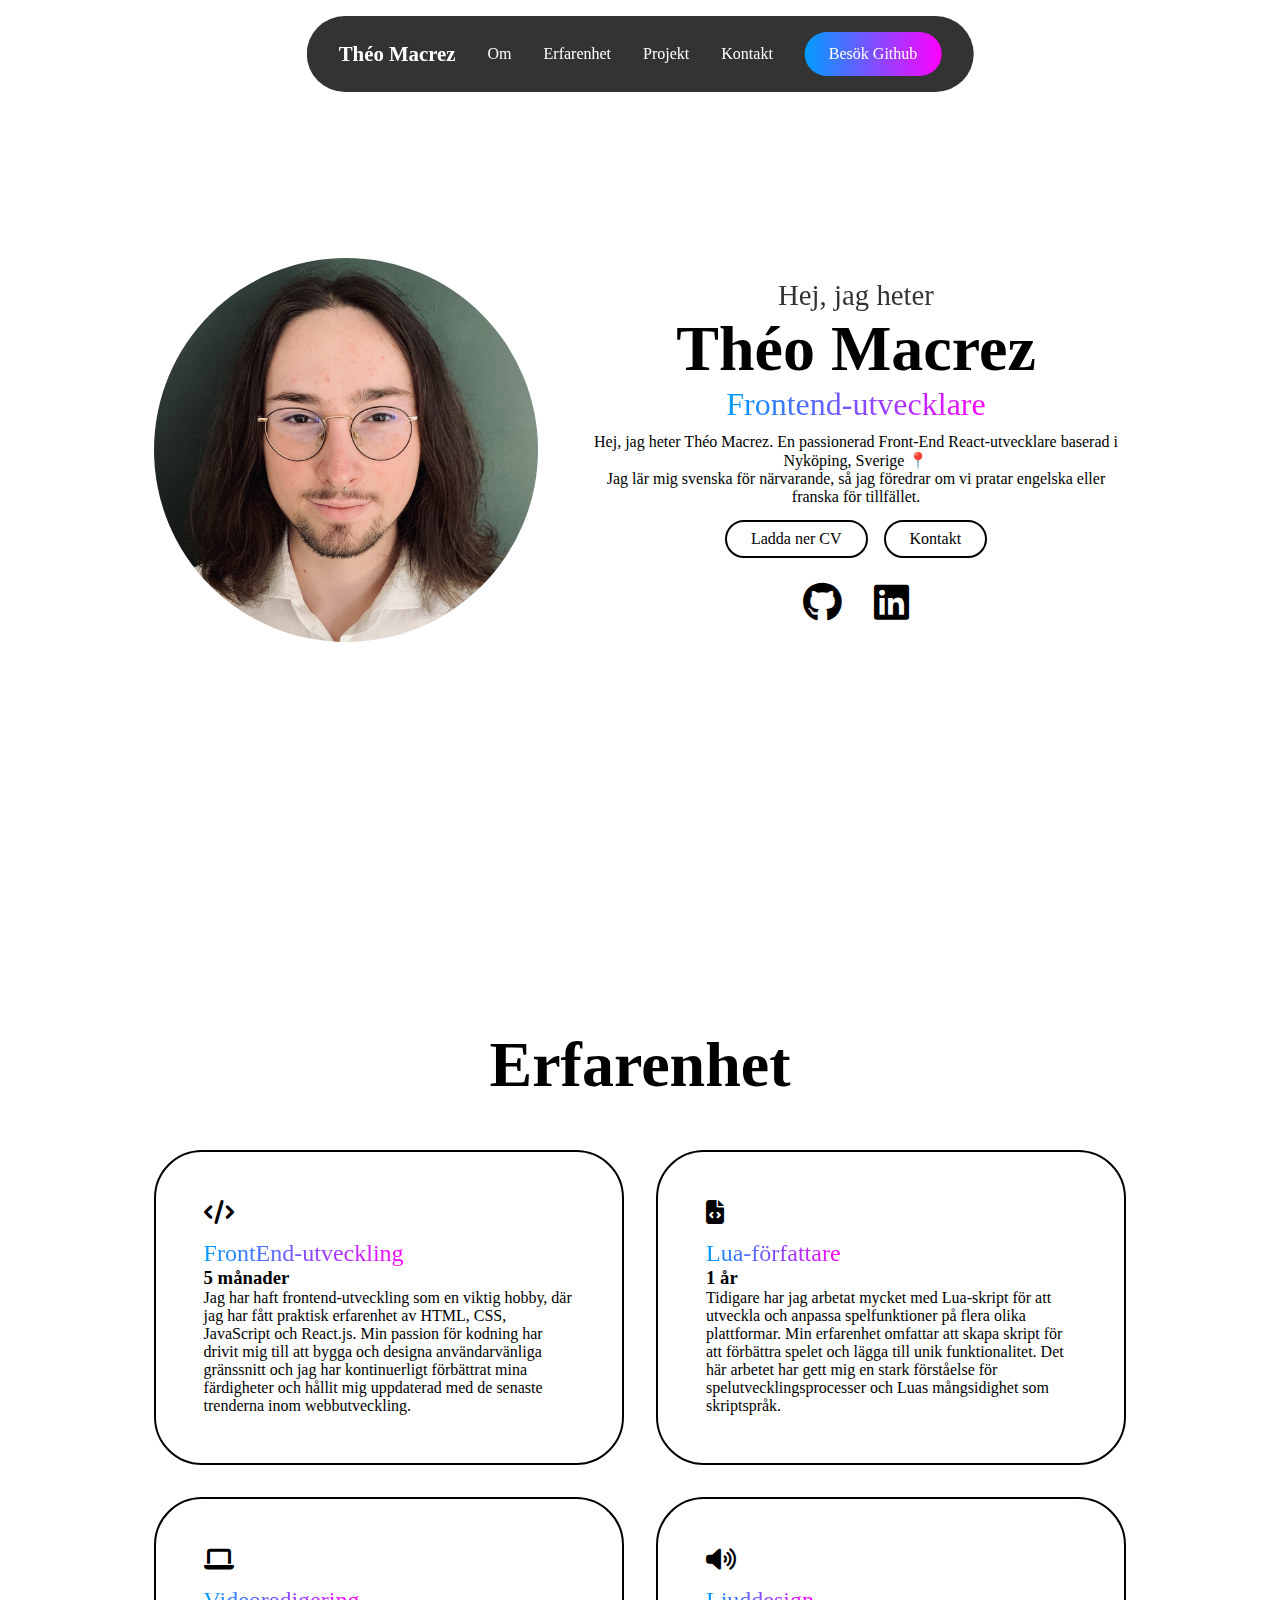
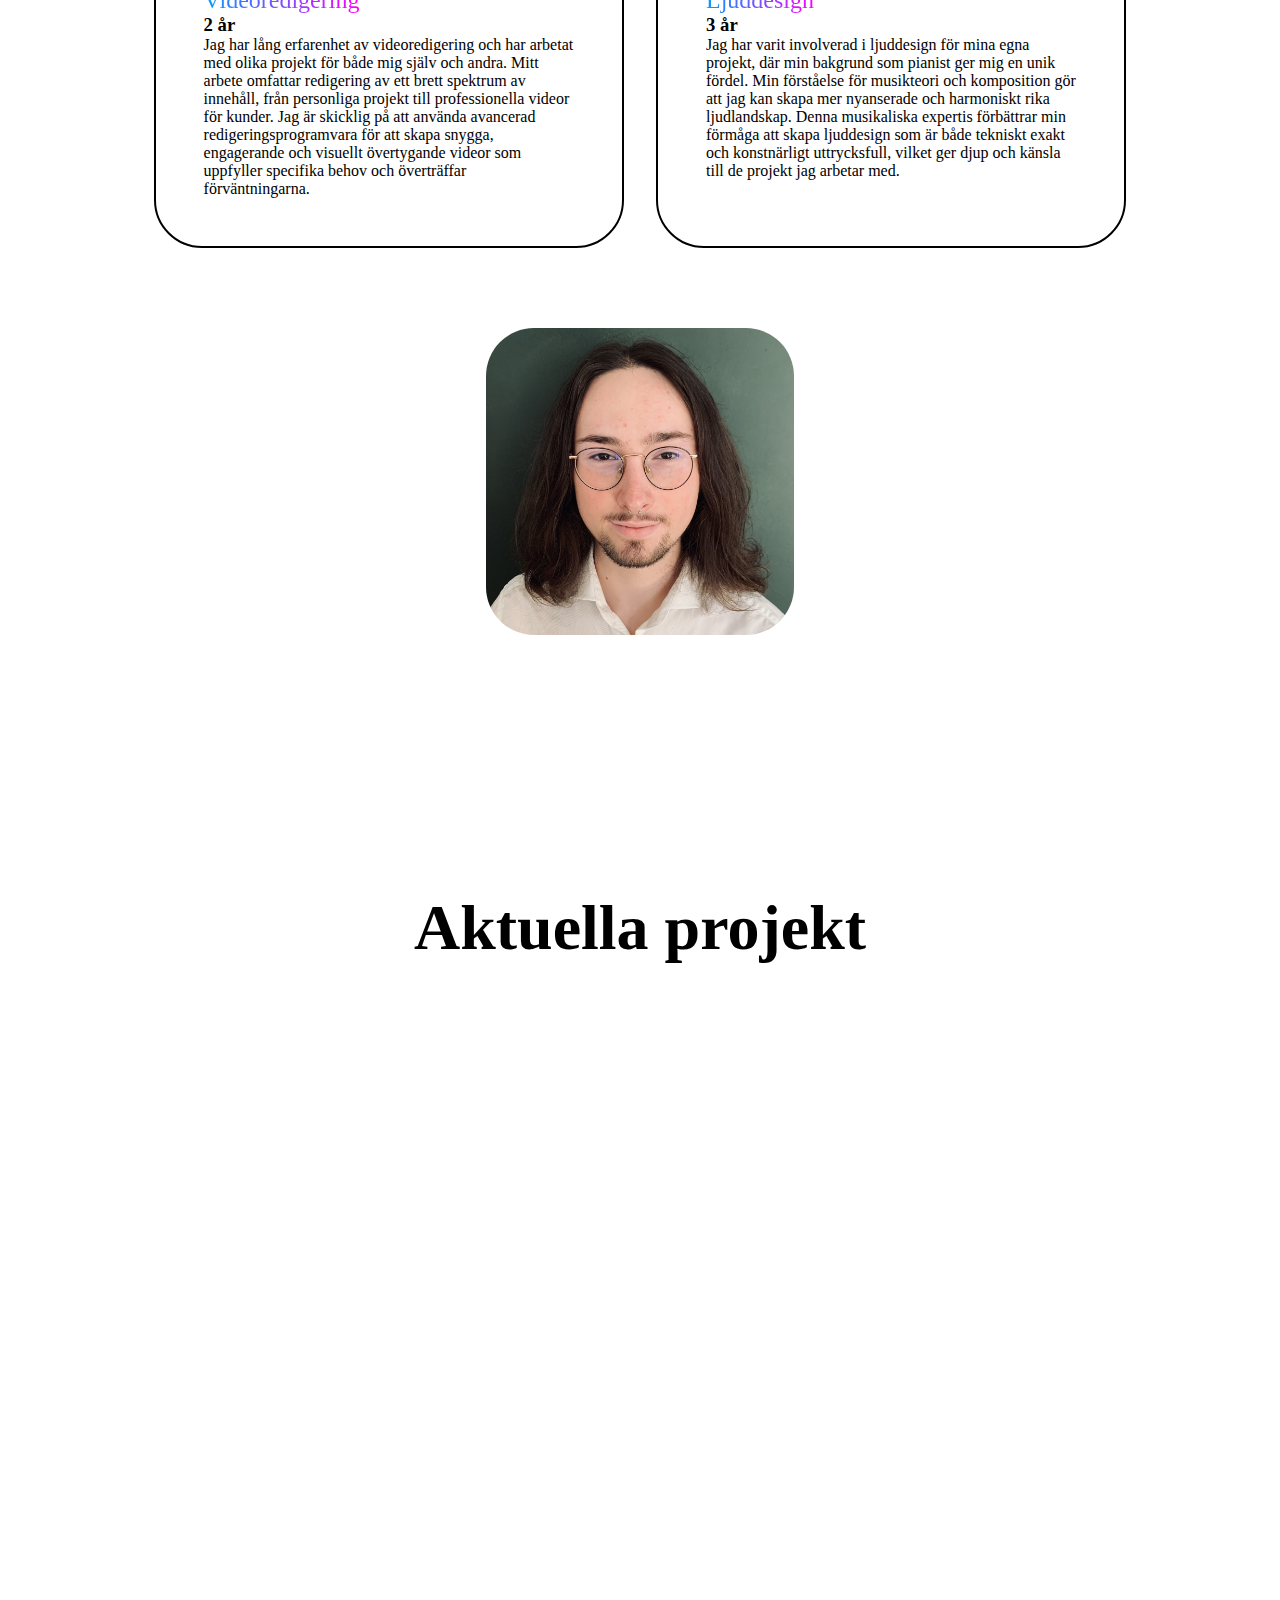
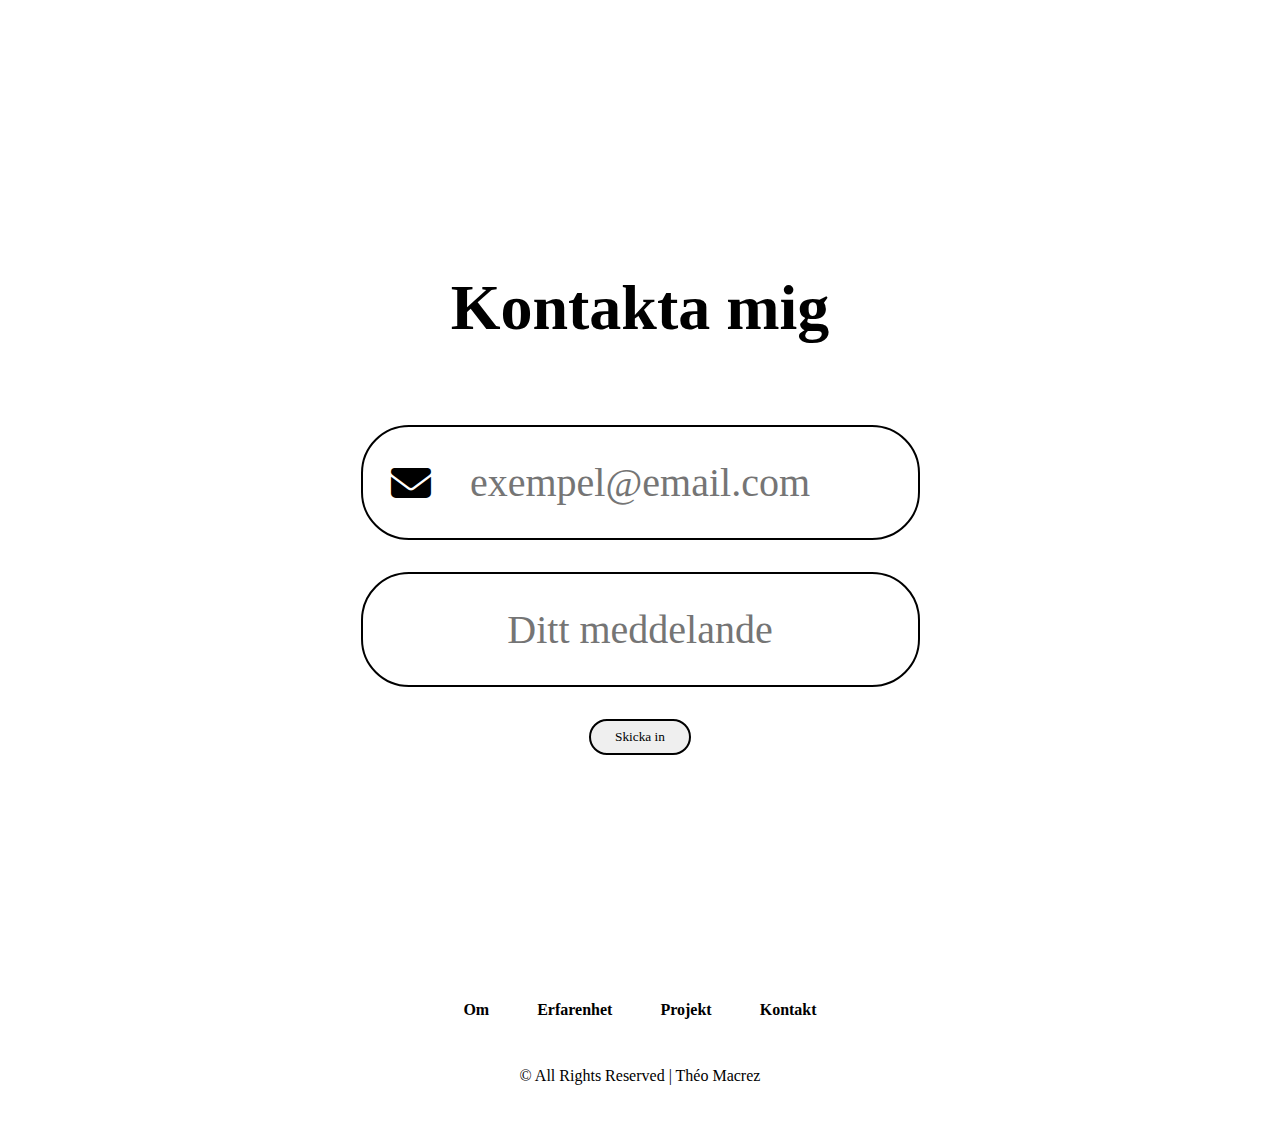
<file: index.html>
<!DOCTYPE html>
<html lang="sv-SE">
<head>
    <meta charset="UTF-8">
    <meta name="viewport" content="width=device-width, initial-scale=1.0">
    <title>Portfolio - T.MACREZ</title>
    <link rel="stylesheet" href="style.css">
    <link rel="stylesheet" href="https://cdnjs.cloudflare.com/ajax/libs/font-awesome/6.6.0/css/all.min.css">
</head>
<body>
    
    <header class="header">
        <a href="#" class="logo"><span>Théo Macrez</span></a>

        <ul class="nav-links">
            <li>
                <a href="#about">Om</a>
            </li>

            <li>
                <a href="#experience">Erfarenhet</a>
            </li>

            <li>
                <a href="#projects">Projekt</a>
            </li>

            <li>
                <a href="#contact">Kontakt</a>
            </li>
        </ul>

        <i class="fa-solid fa-bars" id="menu-icon"></i>

        <a href="https://github.com/Mothezzz" target="_blank">
        <button class="visit-btn">Besök Github</button>
        </a>
    </header>

    <section id="about" class="about">

        <div class="about-container">
            <img src="image.jpg" alt="">

            <div class="info-box">

                <div class="text">
                    <h3>Hej, jag heter</h3>
                    <h1>Théo Macrez</h1>
                    <span>Frontend-utvecklare</span>
                    <p>Hej, jag heter Théo Macrez. En passionerad Front-End React-utvecklare baserad i Nyköping, Sverige 📍</p>
                    <p>Jag lär mig svenska för närvarande, så jag föredrar om vi pratar engelska eller franska för tillfället.</p>
                </div>

                <div class="btn-group">
                    <a href="resume.pdf" download style="color: black;">
                        <div class="btn">Ladda ner CV</div>
                    </a>
                    <a href="#contact" style="color: black;">
                        <div class="btn">Kontakt</div>
                    </a>
                </div>

                <div class="socials">
                <a href="https://github.com/Mothezzz" target="_blank" style="color: black;">
                    <i class="fa-brands fa-github"></i>
                </a>
                <a href="https://www.linkedin.com/in/theomacrez" target="_blank" style="color: black;">
                    <i class="fa-brands fa-linkedin"></i>
                </a>
                </div>

            </div>
        </div>
    </section>

    <section id="experience" class="experience">

        <h2 class="section-title">Erfarenhet</h2>

        <div class="experience-info">

            <div class="grid">
                <div class="grid-card">
                    <i class="fa-solid fa-code"></i>
                    <span>FrontEnd-utveckling</span>
                    <h3>5 månader</h3>
                    <p>Jag har haft frontend-utveckling som en viktig hobby, där jag har fått praktisk erfarenhet av HTML, CSS, JavaScript och React.js. Min passion för kodning har drivit mig till att bygga och designa användarvänliga gränssnitt och jag har kontinuerligt förbättrat mina färdigheter och hållit mig uppdaterad med de senaste trenderna inom webbutveckling.</p>
                </div>
                <div class="grid-card">
                    <i class="fa-solid fa-file-code"></i>
                    <span>Lua-författare</span>
                    <h3>1 år</h3>
                    <p>Tidigare har jag arbetat mycket med Lua-skript för att utveckla och anpassa spelfunktioner på flera olika plattformar. Min erfarenhet omfattar att skapa skript för att förbättra spelet och lägga till unik funktionalitet. Det här arbetet har gett mig en stark förståelse för spelutvecklingsprocesser och Luas mångsidighet som skriptspråk.</p>
                </div>
                <div class="grid-card">
                    <i class="fa-solid fa-laptop"></i>
                    <span>Videoredigering</span>
                    <h3>2 år</h3>
                    <p>Jag har lång erfarenhet av videoredigering och har arbetat med olika projekt för både mig själv och andra. Mitt arbete omfattar redigering av ett brett spektrum av innehåll, från personliga projekt till professionella videor för kunder. Jag är skicklig på att använda avancerad redigeringsprogramvara för att skapa snygga, engagerande och visuellt övertygande videor som uppfyller specifika behov och överträffar förväntningarna.</p>
                </div>
                <div class="grid-card">
                    <i class="fa-solid fa-volume-high"></i>
                    <span>Ljuddesign</span>
                    <h3>3 år</h3>
                    <p>Jag har varit involverad i ljuddesign för mina egna projekt, där min bakgrund som pianist ger mig en unik fördel. Min förståelse för musikteori och komposition gör att jag kan skapa mer nyanserade och harmoniskt rika ljudlandskap. Denna musikaliska expertis förbättrar min förmåga att skapa ljuddesign som är både tekniskt exakt och konstnärligt uttrycksfull, vilket ger djup och känsla till de projekt jag arbetar med.</p>
                </div>
            </div>

            <img src="image.jpg" alt="">
        </div>
    </section>

    <section id="projects" class="projects">

        <h2 class="section-title">Aktuella projekt</h2>

        <div class="projects-grid">

            <div class="project-card" style="display: none;">
                <img src="project1.jpg" alt="">
                <h3>Projekt X</h3>
                <p>Lorem ipsum dolor sit amet consectetur adipisicing elit. Libero voluptates corrupti odit perferendis rerum porro perspiciatis quas nisi optio fugiat quam ipsum laudantium pariatur officiis, reprehenderit quod sapiente. Est, iusto.</p>
                <div class="btn-group">
                    <div class="btn">Live Demo</div>
                    <div class="btn">Github Repo</div>
                </div>
            </div>

            <div class="project-card" style="display: none;">
                <img src="project2.png" alt="">
                <h3>Projekt Y</h3>
                <p>Lorem ipsum dolor sit amet consectetur adipisicing elit. Libero voluptates corrupti odit perferendis rerum porro perspiciatis quas nisi optio fugiat quam ipsum laudantium pariatur officiis, reprehenderit quod sapiente. Est, iusto.</p>
                <div class="btn-group">
                    <div class="btn">Live Demo</div>
                    <div class="btn">Github Repo</div>
                </div>
            </div>

            <div class="project-card" style="display: none;">
                <img src="project3.png" alt="">
                <h3>Projekt Z</h3>
                <p>Lorem ipsum dolor sit amet consectetur adipisicing elit. Libero voluptates corrupti odit perferendis rerum porro perspiciatis quas nisi optio fugiat quam ipsum laudantium pariatur officiis, reprehenderit quod sapiente. Est, iusto.</p>
                <div class="btn-group">
                    <div class="btn">Live Demo</div>
                    <div class="btn">Github Repo</div>
                </div>
            </div>
        </div>
    </section>

    <section class="contact" id="contact">
        <form action="https://formsubmit.co/9e962b8b5716d524b1baf437638ad5e8" method="POST">
            <!--Honey pot-->
            <input type="text" name="_honey" style="display: none;">

            <!--Disable Captcha-->
            <input type="hidden" name="_captcha" value="false">

        <div class="input-box">

            <h2 class="section-title">Kontakta mig</h2>
            <div class="input">
                    <input type="email" name="email"  placeholder="exempel@email.com" required>
                    <i class="fa-solid fa-envelope"></i>
            </div>
            <div class="input">
                <input type="text" name="comments" placeholder="Ditt meddelande" required>
            </div>
            <button id="contactmebtn" class="btn">Skicka in</button>
                        <!--Sucess send-->
                        <input type="hidden" name="_next" value="https://mothezzz.github.io/portfolio/">
        </div>
        </form>
    </section>

    <footer>

        <ul>
            <li>
                <a href="#about">Om</a>
            </li>

            <li>
                <a href="#experience">Erfarenhet</a>
            </li>

            <li>
                <a href="#projects">Projekt</a>
            </li>

            <li>
                <a href="#contact">Kontakt</a>
            </li>
        </ul>

        <p class="copyright">© All Rights Reserved | Théo Macrez</p>
    </footer>
    <script src="script.js"></script>
</body>
</html>
</file>
<file: style.css>
*{
    margin: 0;
    padding: 0;
    box-sizing: border-box;
    font-family: 'Poppins';
    text-decoration: none;
    scroll-behavior: smooth;
    list-style: none;
}

header{
    position: fixed;
    top: 1rem;
    left: 50%;
    transform: translateX(-50%);
    display: flex;
    align-items: center;
    justify-content: center;
    gap: 5rem;
    background-color: rgba(0, 0, 0, 0.8);
    backdrop-filter: blur(8px);
    color: white;
    padding: 0.5rem 1.5rem;
    border-radius: 3rem;
    z-index: 1000;
}
.about-header{
    display: flex;
    flex-direction: column;
    text-align: center;
    align-items: center;
    justify-content: center;
    gap: 1.5rem;
}
.logo{
    color: white;
    font-size: 1.3rem;
    font-weight: 600;
    text-wrap: nowrap;
    transition: 0.3s ease-in-out;
}
.logo:hover{
    transform: scale(1.1);
}
.nav-links{
        display: flex;
        gap: 2rem;
}
li a{
    position: relative;
    color: white;
    font-weight: 300;
}
li a::before{
    position: absolute;
    content: '';
    width: 0;
    left: 0;
    height: 5px;
    top: 25px;
    border-radius: 1rem;
    transition: 0.3s ease-in-out;
    background: linear-gradient(to right,rgb(0, 157, 255), rgb(255, 0, 255));
}
li a:hover::before{
    width: 100%;
}
.visit-btn{
    padding: 0.8rem 1.5rem;
    border-radius: 3rem;
    border: none;
    font-weight: 500;
    font-size: 1rem;
    color: white;
    cursor: pointer;
    text-wrap: nowrap;
    transition: 0.3s ease-in-out;
    background: linear-gradient(to right,rgb(0, 157, 255), rgb(255, 0, 255));
}
.visit-btn:hover{
    transform: scale(1.03);
    background: linear-gradient(to right,rgb(255, 0, 255), rgb(0, 157, 255));
}
#menu-icon{
    font-size: 2rem;
    display: none;
}

section{
    min-height: 100vh;
    padding: 8rem 12%;
    width: 100%;
    position: relative;
}
.about{
    display: flex;
    align-items: center;
    justify-content: center;
}
.about .about-container{
    display: flex;
    align-items: center;
    justify-content: center;
    gap: 10rem;
}
.about img{
    width: 30vw;
    border-radius: 50%;
}
.info-box{
    display: flex;
    flex-direction: column;
    text-align: center;
    align-items: center;
    justify-content: center;
    gap: 1.5rem;
}
.info-box h3{
    font-size: 1.8rem;
    font-weight: 500;
    opacity: 0.8;
}
.info-box h1{
    font-size: 4rem;
    font-weight: 600;
}
.info-box span{
    background: linear-gradient(to right,rgb(0, 157, 255), rgb(255, 0, 255));
    background-clip: text;
    color: transparent;
    font-size: 2rem;
}
.info-box p{
    font-size: 1rem;
    font-weight: 300;
    transform: translateY(10px);
}
.btn-group{
    display: flex;
    gap: 1rem;
}
.btn{
    border-radius: 3rem;
    padding: 0.5rem 1.5rem;
    border: 2px solid black;
    cursor: pointer;
    font-weight: 500;
    text-wrap: nowrap;
    transition: 0.2s ease-in-out;
}
.btn:hover{
    background-color: black;
    color: white;
}
.socials{
    display: flex;
    gap: 2rem;
}
.socials i{
    font-size: 2.5rem;
    cursor: pointer;
    transition: 0.2s ease-in-out;
}
.socials i:hover{
    transform: scale(1.1);
}

.section-title{
    text-align: center;
    font-size: 4rem;
    font-weight: 600;
    margin-bottom: 3rem;
}
.section-sent{
    text-align: center;
    justify-content: center;
    align-items: center;
    font-size: 2rem;
    font-weight: 600;
    margin-bottom: 1rem;
}
.experience-info{
    display: flex;
    align-items: center;
    justify-content: center;
    gap: 5rem;
}
.experience img{
    width: 24vw;
    border-radius: 3rem;
}
.grid{
    display: grid;
    grid-template-columns: repeat(2,1fr);
    gap: 2rem;
}
.grid-card{
    border: 2px solid black;
    border-radius: 3rem;
    padding: 3rem;
    display: flex;
    flex-direction: column;
    align-items: baseline;
    justify-content: left;
    cursor: pointer;
    transition: 0.2s ease-in-out;
}
.grid-card:hover{
    transform: scale(1.02);
    background-color: black;
    color: white;
}
.grid-card i{
    font-size: 1.5rem;
    margin-bottom: 1rem;
}
.grid-card span{
    font-size: 1.5rem;
    font-weight: 500;
    background: linear-gradient(to right,rgb(0, 157, 255), rgb(255, 0, 255));
    background-clip: text;
    color: transparent;
}
::-webkit-scrollbar{
    width: 20px;
}
::-webkit-scrollbar-track{
    background-color: rgb(219, 219, 219);
}
::-webkit-scrollbar-thumb{
    background: linear-gradient(to bottom,rgb(0, 157, 255), rgb(255, 0, 255));
}

.projects-grid{
    display: grid;
    grid-template-columns: repeat(auto-fit,minmax(300px,1fr));
    gap: 2rem;
}
.project-card{
    padding: 3rem 2rem;
    display: flex;
    flex-direction: column;
    align-items: center;
    justify-content: center;
    text-align: center;
    gap: 1.5;
    border: 2px solid black;
    border-radius: 3rem;
    cursor: pointer;
    transition: 0.3sec ease-in-out;
}
.project-card:hover{
    background-color: black;
    color: white;
    transform: translateY(-10px)scale(1.02);
}
.project-card img{
    width: 20vw;
    border-radius: 1rem;
}
.project-card:hover .btn{
    border: 2px solid white;
    color: white;
}
.project-card:hover .btn:hover{
    border: 2px solid white;
    background-color: white;
    color: black;
}

.input-box{
    display: flex;
    flex-direction: column;
    align-items: center;
    justify-content: center;
    text-align: center;
    gap: 2rem;
    margin-top: 5rem;
}
.input-box input{
    border-radius: 3rem;
    border: 2px solid black;
    padding: 2rem 8rem;
    font-size: 3rem;
    text-align: center;
}
.input-box input::placeholder{
    font-size: 3rem;
}
.input{
    position: relative;
}
.input i{
    position: absolute;
    font-size: 4rem;
    top: 50%;
    left: 10px;
    transform: translate(50%, -50%);
}

footer{
    bottom: 0;
    left: 0;
    height: 10rem;
    width: 100%;
    display: flex;
    flex-direction: column;
    gap: 1rem;
    align-items: center;
    justify-content: center;
}
footer ul{
    display: flex;
    align-items: center;
    gap: 3rem;
}
footer ul li a{
    color: black;
    font-weight: 600;
}
.copyright{
    font-size: 300;
    margin-top: 2rem;
}

@media(max-width:1280px){
    header{
        padding: 1rem 2rem;
        gap: 2rem;
    }
    .about .about-container{
        gap: 3rem;
    }
    .experience-info{
        flex-direction: column;
    }
    .input-box input{
        padding: 2rem;
        font-size: 2.5rem;
        text-align: center;
    }
    .input input::placeholder{
        font-size: 2.5rem;
        text-align: center;
    }
    .input-box i{
        font-size: 2.5rem;
    }
}

@media(max-width:768px){
    header{
        gap: 1rem;
        padding: 1rem 1rem;
    }
    header .logo{
        font-size: 1rem;
    }
    header .visit-btn{
        display: none;
    }
    .about-container{
        flex-direction: column;
    }
    .input-box input{
        padding: 1rem 2rem;
        font-size: 1.8rem;
    }
    .input-box .input::placeholder{
        font-size: 1.5rem;
    }
    .input-box i{
        display: none;
    }
    .grid{
        grid-template-columns: repeat(1,1fr);
    }
    .experience-info img{
        width: 70vw;
    }
}

@media(max-width:600px){
    header #menu-icon{
        display: block;
    }
    .nav-links{
        position: absolute;
        top: 100%;
        margin-top: 1rem;
        width: 100%;
        padding: 1rem;
        color: white;
        display: flex;
        flex-direction: column;
        text-align: center;
        background: rgba(0, 0, 0, 0.8);
        border-radius: 3rem;
        display: none;
    }
    .nav-links li{
        margin-top: 1.5rem;
        padding: 1rem;
    }
    .nav-links.active{
        display: block;
        transition: 0.2s ease-in-out;
    }
    header{
        padding: 1rem 5rem;
        gap: 8rem;
    }
    header .logo{
        font-size: 1.5rem;
    }

    .about-container img{
        width: 80vw;
    }
    .input-box input{
        padding: 0.5rem 3rem;
        width: 80%;
        font-size: 1.5rem;
    }
    .input-box input::placeholder{
        font-size: 1.5rem;
    }
    footer ul{
        gap: 1rem;
    }
}
</file>
